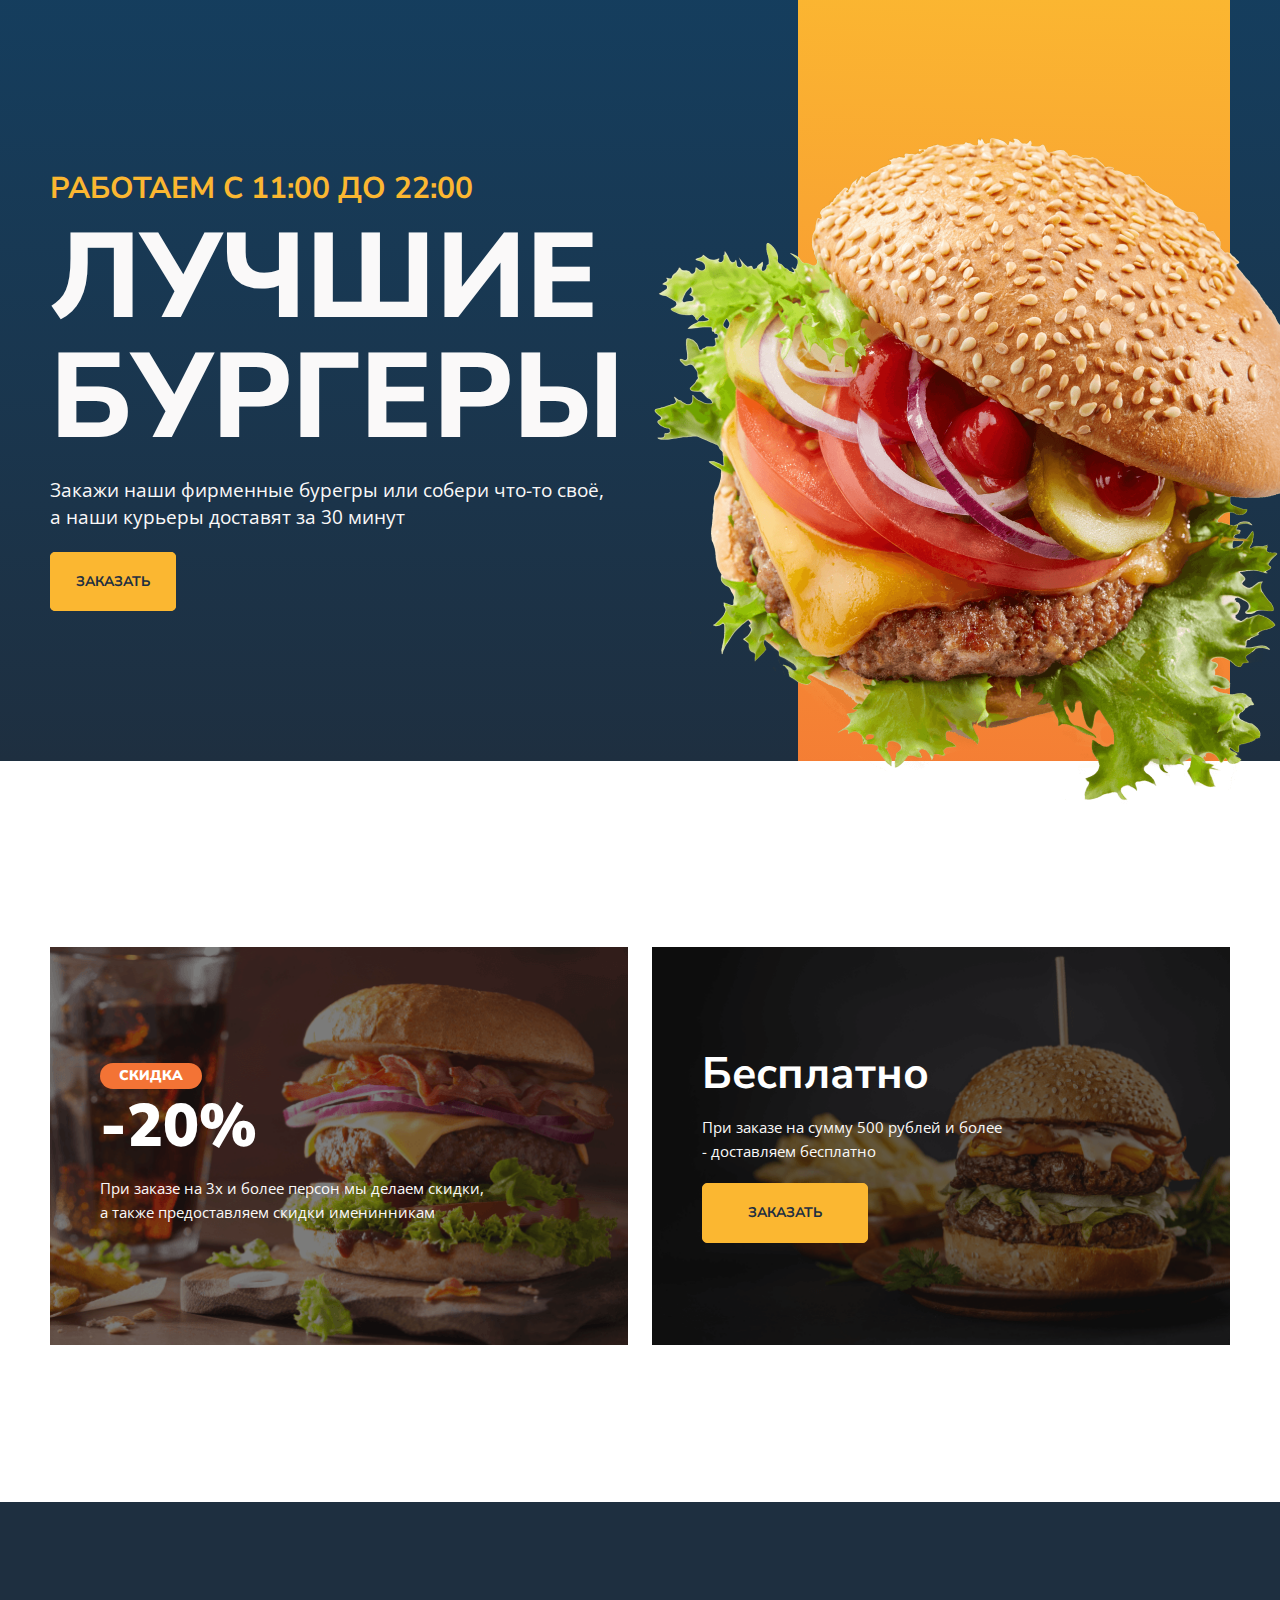
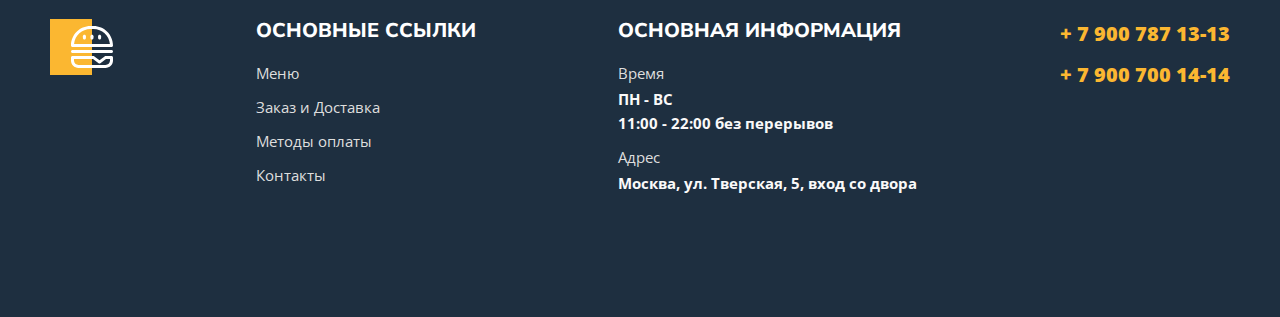
<file: index.html>
<!DOCTYPE html>
<html lang="ru">
<head>
    <meta charset="UTF-8">
    <meta http-equiv="X-UA-Compatible" content="IE=edge">
    <meta name="viewport" content="width=, initial-scale=1.0">
    <title>Document</title>
    <link rel="preconnect" href="https://fonts.googleapis.com">
<link rel="preconnect" href="https://fonts.gstatic.com" crossorigin>
<link href="https://fonts.googleapis.com/css2?family=Nunito+Sans:wght@600;700;800;900&family=Open+Sans:wght@400;600;700&display=swap" rel="stylesheet">
<link rel="stylesheet" href="styles/normalize.css">  
<link rel="stylesheet" href="styles/main.css">
</head>
<body>
    <div class="main">
        <div class="wrapper">
            <div class="content">
                <h1 class="content-title">
                    <span>работаем с 11:00 до 22:00</span>
                    лучшие бургеры
                </h1>
                <p class="content-text">Закажи наши фирменные бурегры или собери что-то своё, а&nbsp;наши курьеры доставят за&nbsp;30&nbsp;минут</p>
                <a class="banner-link" href="menu.html">заказать</a>
            </div>
            <div class="visual">
                <div class="visual-bg"></div>
                <img src="image/burger.png" alt="Burger">
            </div>
        </div>
    </div>
    <div class="promo">
        <div class="wrapper">
            <div class="promo-left">
                <p class="sale">Скидка</p>
                <p class="cost">-20%</p>
                <p class="promo-description">При заказе на 3х и более персон мы делаем скидки, а также предоставляем скидки именинникам</p>
            </div>
            <div class="promo-right">
                <p class="free">Бесплатно</p>
                <p class="promo-description">При заказе на сумму 500 рублей и более - доставляем бесплатно</p>
                <a class="banner-link" href="menu.html">заказать</a>
            </div>
        </div>
    </div>
  <!--Подвал-->
  <footer class="footer">
    <div class="container">
      <div class="footer-box">
        <div class="item">
          <img class="footer-logo" src="image/logo-footer.svg" alt="Logo">
      </div>
      <div class="footer-item">
          <h2>основные ссылки</h2>
          <ul class="footer-list">
              <li><a href="menu.html">Меню</a></li>
              <li><a href="#">Заказ и Доставка</a></li>
              <li><a href="#">Методы оплаты</a></li>
              <li><a href="#">Контакты</a></li>
          </ul>
      </div>
      <div class="footer-item">
          <h2>основная информация</h2>
          <ul class="footer-list">
              <li>
                  <span>Время</span>
                  ПН - ВС <br>
                  11:00 - 22:00 без перерывов
              </li>
              <li>
                  <span>Адрес</span>
                  Москва, ул. Тверская, 5, вход со двора
              </li>
          </ul>
      </div>
      <div class="footer-tel">
          <ul class="footer-list footer-list-tel">
              <li><a href="tel:+79007871313">+ 7 900 787 13-13</a></li>
              <li><a href="tel:+79007001414">+ 7 900 700 14-14</a></li>
          </ul>
      </div>
      </div>         
    </div>
</footer>
</body>
</html>
</file>
<file: styles/main.css>
body{
    font-family: 'Nunito Sans', sans-serif;
}
.container{
    max-width: 1180px;
    margin: 0 auto;
    padding-left: 15px;
    padding-right: 15px;
}
header{
    border-bottom: 1px solid #dedede;
}
.header{
    font-family: 'Open Sans', sans-serif;
    display: flex;
    align-items: center;
    justify-content: space-between;
    padding-top: 26px;
    padding-bottom: 25px;
}
.header-item{
    display: flex;
    align-items: center;
    justify-content: space-between;
    flex-basis: 68.5%;
}
.header-logo{
    display: block;
    background-image: url(../image/Logo.svg);
    background-repeat: no-repeat;
    background-size: cover;
    width: 175.7px;
    height: 56px;
}
.header-nav{
    display: flex;
    list-style-type: none; 
    padding-left: 0;
    gap: 46px;
}
.header-nav a{
    font-weight: 600;
    font-size: 20px;
    color: #443737;
    text-decoration: none;
    transition: 0.2s;
}
.header-nav a:hover{
    color: #ffc725;
}
.header-nav a::after{
    content: '';
    width: 100%;
    height: 3px;
    border-radius: 1.5px;
    background: transparent;
    display: block;
}
.header-nav a.active::after{
    background: #ffc725;
}
.button{
    display: flex;
    align-items: center;
    background-color: transparent;
    border: none;
    padding: 0;
    gap: 10px;
    cursor: pointer;
}
.button-item{
    position: relative;
}
.button-count{
    font-weight: 700;
    font-size: 13px;
    color: #fff;
    background: #f37335;
    border-radius: 100%;
    position: absolute;
    width: 17px;
    height: 17px;
    text-align: center;
    line-height: 1.3 ;
    bottom: 3px;
    right:-4px;
}
.button-text{
    color: #443737;
    font-weight: 700;
    font-size: 15px;
}
.bg{
    text-align: center;
    color: #fff;
    background-image: url(../image/bg.jpg);
    background-size: cover;
    background-position: center center;
    padding: 142px 0;
    margin-bottom: 140px;
}
.breadcrumbs{
    padding-left: 0;
    margin-top: 0;
    list-style-type: none;
    display: flex;
    justify-content: center;
    gap:8px;
}
.breadcrumbs a{
    font-family: 'Open Sans', sans-serif;
    color: #dedede;
    font-size: 15px;
    text-decoration: none;
    transition: 0.2s;
}
.breadcrumbs a:hover{
    color: #ffc725;
}
.breadcrumbs a:hover::before{
    color: #dedede;
}
.breadcrumbs a::before{
    content: '/';
    position: relative;
    left: -3px;
    pointer-events: none;
}
.breadcrumbs li:first-child a::before{
    display: none;
}
.title {
    font-weight: 700;
    font-size: 79px;
    margin-top: 10px;
    margin-bottom: 22px;
}
.description{
    font-family: 'Open Sans', sans-serif;
    font-size: 15px;
    line-height: 1.5;
    color: #faf9f9;
    max-width: 320px;
    margin:0 auto;
}
.banner{
    margin-top: 20px;
}
.banner-box{  
    background-image: url(../image/banner.jpg);
    background-repeat: no-repeat;
    background-size: cover;
    background-position: 0 center;
    padding: 89px 100px 120px;
    margin-bottom: 80px;
}
.banner-title{
    font-size: 60px;
    font-weight: 900;
    color: #fff;
    line-height: 1.6;
    text-transform: uppercase;
    margin-top: 0;
    margin-bottom: 0;
}
.banner-title span{
    display: block;
    max-width: 95px;
    font-family: 'Open Sans', sans-serif;
    font-weight: 600;
    font-size: 14px;
    color: #fff;
    padding: 5px 0;
    text-transform: uppercase;
    background-color: #F37335;
    border-radius: 14px;
    text-align: center;
    margin-bottom: -8px;
    padding: 6px 0;
}
.banner-text{
    max-width: 353px;
    font-family: 'Open Sans', sans-serif;
    font-weight: 400;
    font-size: 15px;
    line-height: 1.6;
    color:  #FAF9F9;
    margin-top: 0;
    margin-bottom: 35px;
}
.banner-link{
    font-weight: 700;
    font-size: 14px;
    line-height: 18px;
    text-align: left;
    color: #1E2F40;
    border-radius: 5px;
    text-decoration: none;
    text-transform: uppercase;
    padding: 19px 25px;
    background: #FBB731;
    border: 1px solid #FBB731;
    transition: 0.3s;
}
.banner-link:hover{
    background-color: transparent;
    color: #FBB731;;
}
.menu{
    padding-top: 20px;
}
.menu-header{
    display: flex;
    align-items: center;
    justify-content: space-between;
    margin: 0;
    padding: 0;
}
.menu-titel{
    font-size: 44px;
    text-transform: uppercase;
    font-weight: 700;
    color: #1B2A49;
    margin: 0;
    margin-bottom: 39px;
    margin-top: 2px;
}
.menu-select{
    border: 1px solid #dedede;
    padding: 13px 30px;
    border-radius: 22px;
    color: #443737;
    font-size: 15px;
    -webkit-appearance: none;
       -moz-appearance: none;
            appearance: none;
    flex-basis: 279px;
    background-image: url(../image/arrow.svg);
    background-size: 12.79px 7.75px;
    background-repeat: no-repeat;
    background-position: 89% center;
    margin-bottom: 32px;
    margin-right: -1px;
}
.menu-grid{
    display: grid;
    grid-template-columns: repeat(3, 1fr) ;
    gap: 50px 20px;
    text-align: center;
    margin-bottom: 100px;
}
.menu-grid-cover{
    width: 100%;
    height: 430px;
    position: relative;
    overflow: hidden;
    margin-bottom: -10px;
}
.menu-grid-cover img{ 
    position: absolute;
    left: 50%;
    top: 50%;
    transform: translate(-50%, -50%);
    -o-object-fit: cover;
       object-fit: cover;
    width: 100%;
    height: 430px; 
    
}
.menu-grid-title{
    font-weight: 600;
    font-size: 30px;
    color: #1B2A49;
    margin-bottom: -14px;
}
.menu-grid-price{
    font-weight: 700;
    font-size: 20px;
    margin-top: 25px;
    margin-bottom: 22px;
    color:  #979797;

}
.menu-grid-btn{
    background: #FBB731;
    padding: 10px 37px 10px 32px;
    border-radius: 5px;
    border: none;
    position: relative;
    display: flex;
    gap: 10px;
    margin: 0 auto;
    margin-bottom: 28px;
    transition: 0.3s;
    align-items: center;
    justify-content: center;
    margin: 0 auto;
}
.menu-grid-btn:hover{
    background-color: #F37335;
}
.menu-grid-text{
    font-weight: 700;
    font-size: 14px;
    line-height: 18px;
    color:  #1E2F40;
    text-transform: uppercase;
    cursor: pointer;
}
.menu-grid-icom{
    background-image: url(../image/cart-menu.svg);
    background-repeat: no-repeat; 
    background-size: cover; 
    display: block; 
    width: 18px;
    height: 18px;
}
.menu-header-bottom{
    padding-top: 69px;
}    
/*Подвал*/   
.footer {
    background: #1E2F40;
    color: #fff;
    padding-top: 117px;
    padding-bottom: 106px;
    margin-top: 111px;
}
.footer-box{
    display: flex;
    justify-content: space-between;
    gap: 20px;
}
.footer-logo {
    width: 63px;
    height: 56px;
}
.footer-item {
    flex: 0 0 auto;
}
.footer-item h2 {
    font-size: 20px;
    font-weight: 800;
    text-transform: uppercase;
    margin-bottom: 19px;
    margin-top: 0;
}
.footer-list li {
    margin-bottom: 10px;
    font-family: 'Open Sans', sans-serif;
    font-size: 15px;
    color: #FAF9F9;
    font-weight: 700;
    line-height: 24px;
}
.footer-list a {
    color: #DEDEDE;
    text-decoration: none;
    font-weight: 400;
}
.footer-item span {
    color: #DEDEDE;
    display: block;
    font-weight: 400;
    margin-bottom: 2px;
}
.footer-list-tel {
    margin-top: 3px;
}

.footer-list-tel li {
    margin-bottom: 16px;
}
.footer-list-tel a {
    font-weight: 900;
    font-size: 20px;
    color: #FBB731;   
}
.footer-list-tel li a:hover{
    color: #fff;
}
.footer-list{
    padding-left: 0;
    list-style-type: none;
}
.footer-list a:hover{
    color: #FBB731;
}
.button-up{
    background-color: #FBB731;
    font-weight: 700;
    font-size: 14px;
    line-height: 18px;
    color:  #1E2F40;
    text-transform: uppercase;
    cursor: pointer;
    text-decoration: none;
    padding: 5px 20px;
    position: fixed;
    bottom: 20px;
    right: 20px;
    border-radius: 5px;
    transition: 1s;
}
.button-up:hover{
    
    background-color: #F37335;
}
.button-up.hidden{
    opacity: 0;
}
.button-up.visible{
    opacity: 1;
}
/*Style INDEX*/
.main {
    background: linear-gradient(180deg, #0C4C7B -100%, #1E2F40 100%);
}
.wrapper {
    max-width: 1180px;
    margin: 0 auto;
    display: flex;
    justify-content: space-between;
}
.content {
    color: #FAF9F9;
    flex: 0 0 580px;
    padding-top: 170px;
    padding-bottom: 170px;
}
.content-title {
    font-size: 120px;
    font-weight: 800;
    text-transform: uppercase;
    line-height: 120px;
    margin-bottom: 40px;
    margin-top: 0;
    margin-bottom: 0;
}
.content-title span {
    color: #FBB731;
    font-size: 30px;
    font-weight: 700;
    line-height: 38px;
    display: block;
    margin-bottom: 10px;
}
.content-text {
    font-family: 'Open Sans', sans-serif;
    font-size: 19px;
    line-height: 1.4;
    margin-bottom: 42px;
}
.content-link,
.promo a {
    color: #1E2F40;
    background-color: #FBB731;
    border-radius: 5px;
    text-decoration: none;
    padding: 20px 45px;
    display: inline-block;
    text-transform: uppercase;
    font-size: 14px;
    font-weight: 700;
}
.visual {
    flex-grow: 1;
    display: flex;
    justify-content: flex-end;
    position: relative;
}
.visual-bg {
    width: 432px;
    height: 100%;
    background: linear-gradient(2.42deg, #F37335 -19.6%, #FBB731 100.79%, #FDC830 100.79%);
}
.main img {
    width: 829px;
    position: absolute;
    right: -168px;
}
.promo {
    padding-top: 186px;
    padding-bottom: 46px;
}
.promo-left,
.promo-right {
    flex: 0 0 49%;
    color: #fff;
    box-sizing: border-box;
    background-repeat: no-repeat;
    background-size: cover;
    background-position: center;
}
.promo-left {
    background-image: url(../image/promo-left.png);
    padding: 116px 50px;
}
.promo-right {
    background-image: url(../image/promo-right.png);
    padding: 102px 50px;
}
.sale {
    font-size: 14px;
    font-weight: 900;
    background: #F37335;
    padding: 5px 19px;
    border-radius: 14px;
    display: inline-block;
    text-transform: uppercase;
    margin-bottom: 3px;
    margin-top: 0;
}
.cost {
    font-size: 60px;
    font-weight: 900;
    margin-bottom: 8px;
    margin-top: 0;
}
.promo-description {
    font-family: 'Open Sans', sans-serif;
    color: #FAF9F9;
    font-size: 15px;
    line-height: 24px;
    margin-bottom: 0;
}
.promo-left .promo-description {
    max-width: 392px;
}
.promo-right .promo-description {
    max-width: 300px;
    margin-bottom: 20px;
}
.free {
    font-size: 44px;
    font-weight: 700;
    margin-bottom: 10px;
    margin-top: 0;
}
.burger-nav {
    display: block;
    margin: auto;
    padding: 0;
}

/*Modal*/
.burger{
    width: 34px;
    height: 22px;
    background-image: url(../image/burger.svg);
    background-repeat: no-repeat;
    background-size: contain;
    background-color: transparent;
    border: none;
    cursor: pointer;
}
#modal{
    background-color: #fff8dc;
    max-width: 500px;
    text-align: center;
    position: absolute;
    top: -400px;
    left: 0;
    right: 0;
    margin: 20px auto 0; 
    padding: 40px 30px;
    box-sizing: border-box;
    transition: .5s;
}
#modal .header-nav{
    flex-direction: column;
    align-items: center;
    gap: 23px;
    margin: 0;
}

.burger-close{
    width: 22px;
    height: 22px;
    background-image: url(../image/close1.svg);
    background-repeat: no-repeat;
    background-size: contain;
    background-color: transparent;
    border: none;
    position: absolute;
    top: 20px;
    right: 20px;
    cursor: pointer;
}

/*Responsive*/
@media(min-width: 1001px){
    .footer-list + .footer-list-tel{
        display: none;
    }
}

@media(min-width: 766px){
     .header-burger{
         display: none;
     }
}
@media(max-width:1000px){
    .header{
        padding-bottom: 23px;
    }
    .container{
        max-width: 738px;
    }   
    .header-logo{
        width: 150px;
        height: 48px;
        background-size: contain;
    } 
    .header-nav{
        gap: 22px;
    }
    .header-item{
        flex-basis: 75.5%;
    }
    .bg{
       margin-bottom: 72px; 
    }
    .banner-box{  
        background-position: -80 center;
        padding: 100px 40px 120px;   
    }
    .menu-grid{
        grid-template-columns: repeat(2, 1fr) ;
        gap:50px 15px;
    }
    .menu-other{
        overflow: hidden;
        height: 584px;
        margin-top: 88px;
    }
    .menu-other .menu-grid{
        display: flex;
        width: auto;  
        overflow-x: scroll;
        overflow-y: hidden;
        padding-bottom: 50px;
    }
    .menu-other .menu-grid-item{
        flex: 0 0 281px;
    }
    .menu-other .menu-grid-cover,
    .menu-other .menu-grid-cover img{
        height: 320px;
    }
    
    .footer-tel{
        display: none;
    }
    .footer-list + .footer-list-tel{
        display: block;
    }
}

@media (max-width: 800px) {
    .banner-box {
      margin-bottom: 83px;
    }
    .menu-other {
      margin-top: 89px;
    }
    .menu-grid-title {
      font-size: 22px;
    }
  }

  @media(max-width:768px){
    .header-logo {
        width: 137px;
    }   
    .button{
        gap: 6px;
    }
    .banner-box {
        background-position: -80 center;
        padding: 94px 28px 59px;
  }
    .banner-box {
    background-position: -86px center;
    padding: 95px 28px 113px;
}
    .menu {
    padding-top: 0;
}
    .container {
    max-width: 738px;
    }
    .menu-titel {
        margin: -12px;
        margin-bottom: 25px;
        padding-top: 8px;
        font-size: 37px;
        margin: 0;
    }
    .menu-select {
        background-position: 90% center;
        padding: 22px 27px;
        font-size: 16px;
        flex-basis: 276px;
    }
    .menu-header {
        margin: -7px;
        padding: 5px;
    }
    .menu-grid-cover img {
        left: 50%;
        top: 49%;
        height: 430px;
    }
    .menu-grid-title {
        font-size: 31px;
        margin-bottom: -15px;
    }
    .menu-other{

        height: 559px;
    }
    .menu-other .menu-titel{
        height: 70px;
        font-weight: 29px;
    }
    .menu-other .menu-item{
        flex: 0 0 267px;
    }
  }

  @media (max-width: 765px) {
    nav {
        display: none;
    }
    .header {
        gap: 21px;
    }
    .visible {
        display: none;
    }
    .menu-other .container {
        padding-right: 0;
        margin-right: 14px;
    }
}
@media (max-width: 650px) {
    .footer-box {
        flex-direction: column;
    }
    .footer {
        margin-top: 47px;
    }
    .footer-item h2{
        margin-top: 31px;
        font-size: 18px;
    }
    .footer-tel-mob {
        display: none;
    }
    .footer-list + .footer-list-tel {
        display: none;
    }
    .footer-list {
        margin-bottom: 10px;
    }
    .footer-item .footer-tel {
        display: block;
        font-size: 20px;
    }
    .footer-item-logo {
        display: flex;
        justify-content: space-between
    }
    .menu-grid-cover {
        height: 53vw;
    }
    .menu-grid-cover img {
        height: 100%;
    }
}

@media(max-width:569px){
    padding-bottom: 50px;
}

@media (max-width: 567px) {
    .title {
        font-size: 38px;
    }
    .breadcrumbs a {
        font-size: 14px;
    }
    .description {
        font-size: 12px;
    }
    .bg {
        padding: 55px 0;
        margin-bottom: 33px;
    }
    .banner-box {
        padding: 35px 24px 54px;
        background-position: 17% center;
        margin-bottom: 40px;
    }
    .banner-text {
        max-width: 270px;
        font-size: 17px;
    }
    .header {
        padding-top: 19px;
        padding-bottom: 19px;
    }
    .header-logo {
        width: 116px;
        height: 37px;
    }
    .menu-title {
        font-size: 27px;
    }
    .menu-select {
        font-size: 12px;
        padding: 13px 24px 13px 15px;
        flex-basis: 136px;
        background-position: 91% center;
        margin-bottom: 0;
    }
    .menu-header {
        margin-bottom: 30px;
    }
    .menu-grid {
        gap: 25px 15px;
    }
    .menu-other {
        margin-top: 40px;
        height: 446px;
    }
    .menu-other .menu-grid-cover {
        max-height: 200px;
    }
    .menu-other .menu-grid-cover img {
        height: 100%;
    }
    .menu-additional {
        margin-top: 0;
    }
    .menu-other .menu-grid-item {
        flex: 0 0 180px;
    }
    .menu-grid-title {
        font-size: 15px;
        margin: 0;
        margin-top: 10px;
        line-height: 125%;
    }
    .menu-grid-price {
        font-size: 16px;
        margin: 0;
        margin-bottom: 8px;
    }
    .menu-grid-btn {
        padding: 10px 30px;
    }
    .footer {
        margin-top: 0;
    }
}

@media (max-width: 500px) {
    .banner-text {
        max-width: 265px;
        font-size: 16px;
    }

}

@media (max-width: 360px) {
    .header-logo {
        width: 116px;
        height: 37px;
        background-size: contain;
    }
    .header  {
        padding-bottom: 18px;
    }
    .bg {
        margin-bottom: 35px;
        padding: 57px 0;
    }
    .title {
        margin-top: 28px;
        margin-bottom: 12px;
    }
    .description {
        width: 277px;
    }
    .banner .container {
        padding: 0;
    }
    .banner-box {
        margin-bottom: 47px;
        padding-left: 14px;
        padding-right: 55px;
    }
    .banner-title span {
        padding: 5px 10px 5px 0;
        margin-bottom: 8px;
    }
    .banner-link {
        padding: 18px 34px;
    }
    .menu-grid {
        margin-top: 30px;
        gap: 22px 12px;
    }
    .menu {
        padding-top: 10px;
    }
    .menu-grid-cover {
        margin-bottom: 0;
    }
    .menu-grid-cover, .menu-grid-cover img {
        height: 180px;
    }
    .menu-grid-title {
        font-size: 13px;
        line-height: 20px;
        margin-top: 8px;
    }
    .menu-grid-btn {
        padding: 10px 15px;
    }
    .menu-grid-price {
        font-size: 16px;
        line-height: 28px;
        margin-top: 0;
        margin-bottom: 7px;
    }
    .menu-grid-text {
        font-size: 14px;
        line-height: 18px;
    }
    .menu-additional {
        margin-bottom: 36px;
    }
    .menu-other {
        height: 450px;
    }
    .menu-other .menu-grid-item {
        flex: 0 0 140px;
    }
    .menu-other .menu-grid-cover, 
    .menu-other .menu-grid-cover img {
        height: 180px;
    }
    .menu-titel {
        font-size: 33px;
    }
    .menu-other .menu-grid {
        gap: 22px 5px;
        padding-bottom: 74px;
    }
    .footer {
        margin-top: 0;
    }

}
@media (max-width: 320px) {
    .banner-box {
        background-position: 25% center;
    }
    .menu-other {
        margin-top: 40px;
        height: 363px;
    }
    .menu-other .menu-grid{
        padding-bottom: 20px
    }
    .menu-other .menu-titel {
        height: 20px;
        font-size: 29px;
    }
    .menu-titel {
        font-size:25px;
    }
    .menu-select {
        font-size: 12px;
        padding: 6px 26px 6px 14px;
        flex-basis: 136px;
        background-position: 89% center;
        margin-bottom: 0;
    }
}
</file>
